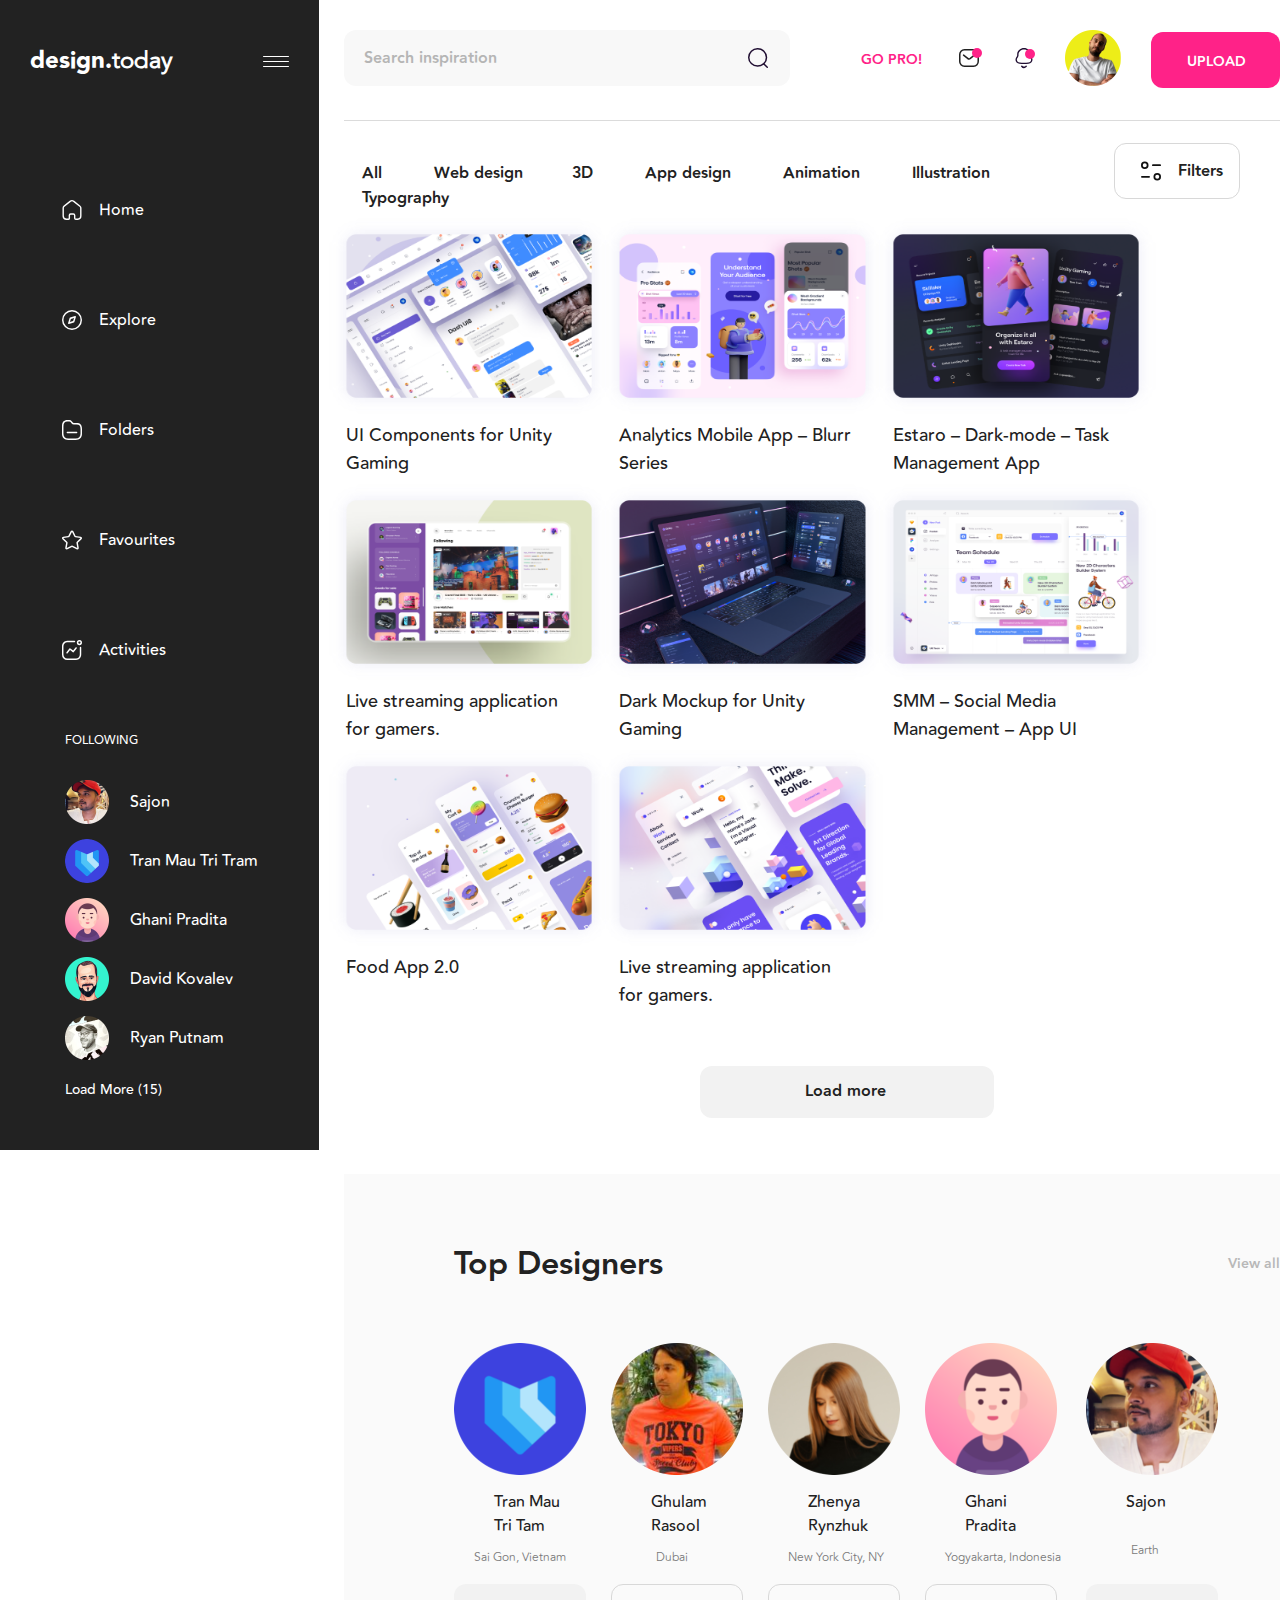
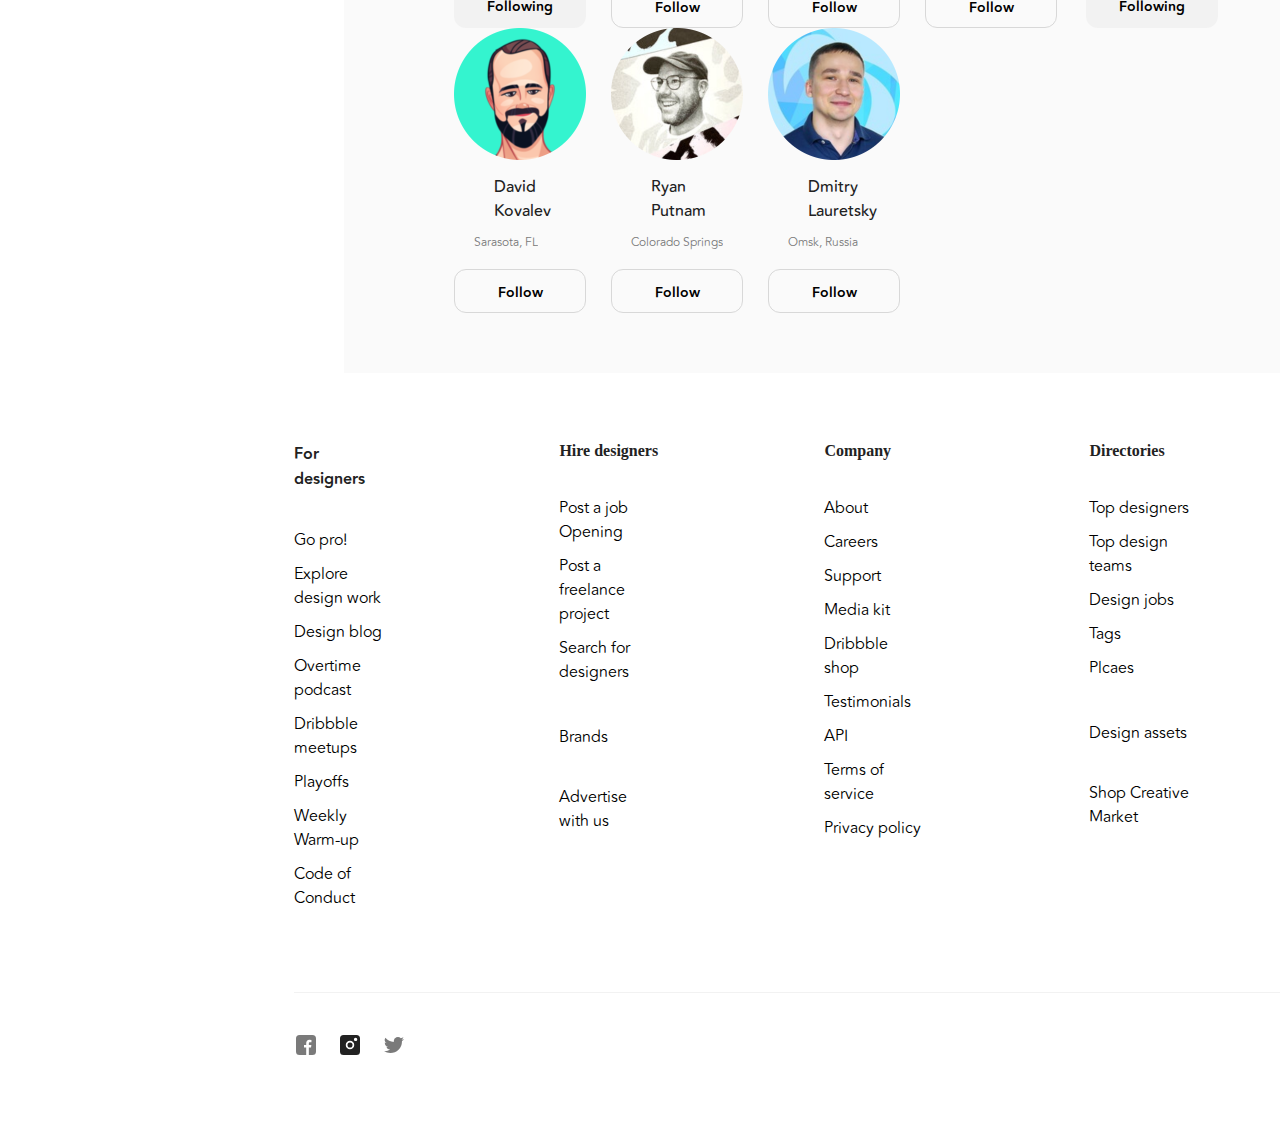
<file: index.html>
<!DOCTYPE html>
<html lang="en">
  <head>
    <meta charset="UTF-8" />
    <meta http-equiv="X-UA-Compatible" content="IE=edge" />
    <meta name="viewport" content="width=device-width, initial-scale=1.0" />
    <meta name="description" content="Modern designers with designs" />
    <meta
      name="keywords"
      content="HTML, CSS, Design, Designs, Designer, Designers, Modern designer"
    />
    <meta name="author" content="Saba Chokheli" />
    <meta
      property="og:url"
      content="https://sabachoxeli.github.io/shualeduri/"
    />
    <meta property="og:type" content="Modern designers" />
    <meta property="og:title" content="Modern Designers and their designs" />
    <meta
      property="og:description"
      content="This website will help you to find out today's modern designers and hire them for your project"
    />
    <meta
      property="og:image"
      content="imgs\graphic-design-colorful-geometrical-lettering_52683-34588.jpg"
    />

    <meta name="twitter:card" content="summary" />
    <meta name="twitter:site" content="@sabachoxeli" />
    <meta name="twitter:creator" content="@sabachoxeli" />
    <meta
      property="og:url"
      content="https://sabachoxeli.github.io/shualeduri/"
    />
    <meta property="og:title" content="Modern Designers" />
    <meta
      property="og:description"
      content="This website will help you to find out today's modern designers and hire them for your project"
    />
    <meta
      property="og:image"
      content="imgs\graphic-design-colorful-geometrical-lettering_52683-34588.jpg"
    />
    <title>Shualeduri</title>
    <link rel="stylesheet" href="css/style.css" />
  </head>
  <body>
    <div class="aside-main d-flex">
      <div class="aside container">
        <div class="aside-header d-flex">
          <div class="design-h2 d-flex">
            <h2 style="font-family: avenir-black">design.</h2>
            <h2 style="font-family: avenir-book">today</h2>
          </div>
          <img
            src="imgs/sidebar/sidebar logo.svg"
            alt="navigation logo"
            class="nav-logo"
          />
        </div>
        <div class="aside-navbar d-flex">
          <a href="#" class="home aside-item">
            <img
              src="imgs/sidebar/navbar home.svg"
              alt="home logo"
              class="aside-navbar-logo"
            />
            <span>Home</span>
          </a>
          <a href="#" class="explore aside-item">
            <img
              src="imgs/sidebar/navbar explore.svg"
              alt="compass logo"
              class="aside-navbar-logo"
            />
            <span>Explore</span>
          </a>
          <a href="#" class="folders aside-item">
            <img
              src="imgs/sidebar/navbar folder.svg"
              alt="folder logo"
              class="aside-navbar-logo"
            />
            <span>Folders</span>
          </a>
          <a href="#" class="favourites aside-item">
            <img src="imgs/sidebar/navbar favourites.svg" alt=favourites logo"
            class="aside-navbar-logo">
            <span>Favourites</span>
          </a>
          <a href="#" class="activities aside-item">
            <img
              src="imgs/sidebar/navbar activities.svg"
              alt="activities logo"
              class="aside-navbar-logo"
            />
            <span>Activities</span>
          </a>
        </div>
        <div class="aside-lower">
          <span class="following">FOLLOWING</span>
          <a href="#" class="d-flex first-pic following-list">
            <img
              src="imgs/sidebar/aside 1st pic.png"
              alt="following picture"
              class="aside-profile"
            />
            <span>Sajon</span>
          </a>
          <a href="#" class="d-flex following-list">
            <img
              src="imgs/sidebar/aside 2nd pic.png"
              alt="following picture"
              class="aside-profile"
            />
            <span>Tran Mau Tri Tram</span>
          </a>
          <a href="#" class="d-flex following-list">
            <img
              src="imgs/sidebar/aside 3rd pic.png"
              alt="following picture"
              class="aside-profile"
            />
            <span>Ghani Pradita</span>
          </a>
          <a href="#" class="d-flex following-list">
            <img
              src="imgs/sidebar/aside 4th pic.png"
              alt="following picture"
              class="aside-profile"
            />
            <span>David Kovalev</span>
          </a>
          <a href="#" class="d-flex following-list last-pic">
            <img
              src="imgs/sidebar/aside 5th pic.png"
              alt="following picture"
              class="aside-profile"
            />
            <span>Ryan Putnam</span>
          </a>
          <span class="load-more">Load More (15)</span>
        </div>
      </div>
      <div class="main container">
        <header class="d-flex">
          <div class="searchbar d-flex">
            <input
              type="text"
              placeholder="Search inspiration"
              class="search-input"
            />
            <img
              src="imgs/header/search icon.svg"
              alt="search icon"
              class="search-icon"
            />
          </div>
          <div class="right-header d-flex">
            <a href="#" class="go-pro">
              <span>GO PRO!</span>
            </a>
            <a href="#">
              <img
                src="imgs/header/header mail logo.svg"
                alt="messages logo"
                class="mail-logo"
              />
            </a>
            <div class="left-circle"></div>
            <a href="#">
              <img
                src="imgs/header/header bell logo.svg"
                alt="notification logo"
                class="bell-logo"
              />
            </a>
            <div class="right-circle"></div>
            <a href="profile.html">
              <img
                src="imgs/header/header profile.png"
                alt="profile picture"
                class="profile-pic"
              />
            </a>
            <a href="#" class="upload d-flex"> UPLOAD </a>
          </div>
        </header>
        <div class="bottom-border"></div>
        <div class="mid-section">
          <nav class="d-flex">
            <div class="left-nav">
              <a href="#" class="nav-item all">All</a>
              <a href="#" class="nav-item web-design">Web design</a>
              <a href="#" class="nav-item three-d">3D</a>
              <a href="#" class="nav-item app-design">App design</a>
              <a href="#" class="nav-item animation">Animation</a>
              <a href="#" class="nav-item illustration">Illustration</a>
              <a href="#" class="nav-item typography">Typography</a>
            </div>
            <a href="#" class="right-nav d-flex">
              <img src="imgs/section/filters logo.svg" alt="filter logo" />
              <span>Filters</span>
            </a>
          </nav>
          <div class="photo-section d-flex">
            <a href="#" class="photo-section-item">
              <img
                src="imgs/section/section 1st photo.png"
                alt="1st photo"
                class="photo-section-img"
              />
              <span>UI Components for Unity Gaming</span>
            </a>
            <a href="#" class="photo-section-item">
              <img
                src="imgs/section/section 2nd photo.png"
                alt="2nd photo"
                class="photo-section-img"
              />
              <span>Analytics Mobile App – Blurr Series</span>
            </a>
            <a href="#" class="photo-section-item">
              <img
                src="imgs/section/section 3rd photo.png"
                alt="3rd photo"
                class="photo-section-img"
              />
              <span>Estaro – Dark-mode – Task Management App</span>
            </a>
            <a href="#" class="photo-section-item">
              <img
                src="imgs/section/section 4th photo.png"
                alt="4th photo"
                class="photo-section-img"
              />
              <span class="live-streaming"
                >Live streaming application for gamers.</span
              >
            </a>
            <a href="#" class="photo-section-item">
              <img
                src="imgs/section/section 5th photo.png"
                alt="5th photo"
                class="photo-section-img"
              />
              <span>Dark Mockup for Unity Gaming</span>
            </a>
            <a href="#" class="photo-section-item">
              <img
                src="imgs/section/section 6th photo.png"
                alt="6th photo"
                class="photo-section-img"
              />
              <span>SMM – Social Media Management – App UI</span>
            </a>
            <a href="#" class="photo-section-item">
              <img
                src="imgs/section/section 7th photo.png"
                alt="7th photo"
                class="photo-section-img"
              />
              <span>Food App 2.0</span>
            </a>
            <a href="#" class="photo-section-item">
              <img
                src="imgs/section/section 8th photo.png"
                alt="8th photo"
                class="photo-section-img"
              />
              <span class="live-streaming"
                >Live streaming application for gamers.</span
              >
            </a>
          </div>
          <div class="margin-load-more">
            <a href="#" class="section-load-more">
              <span>Load more</span>
            </a>
          </div>
        </div>
        <div class="lower-section lower-container">
          <div class="lower-section-head d-flex">
            <h4 style="font-family: avenir-heavy">Top Designers</h4>
            <div class="view-all">
              <a href="#">
                <span style="font-family: avenir-heavy">View all</span>
              </a>
            </div>
          </div>
          <div class="lower-section-body">
            <div class="d-flex designers-profiles">
              <div class="d-flex-column">
                <img
                  src="imgs/section/traun mau tri tam.png"
                  alt="profile pic"
                  class="designers-profile"
                />
                <span class="first-span tran-mau">Tran Mau Tri Tam</span>
                <span class="second-span">Sai Gon, Vietnam</span>
                <div class="following-button">
                  <button>Following</button>
                </div>
              </div>
              <div class="d-flex-column">
                <img
                  src="imgs/section/ghulam rasool.png"
                  alt="profile pic"
                  class="designers-profile"
                />
                <span class="first-span">Ghulam Rasool</span>
                <span class="second-span ghulam-dubai">Dubai</span>
                <div class="follow-button">
                  <button>Follow</button>
                </div>
              </div>
              <div class="d-flex-column">
                <img
                  src="imgs/section/zhenya rynzhuk.png"
                  alt="profile pic"
                  class="designers-profile"
                />
                <span class="first-span">Zhenya Rynzhuk</span>
                <span class="second-span">New York City, NY</span>
                <div class="follow-button">
                  <button>Follow</button>
                </div>
              </div>
              <div class="d-flex-column">
                <img
                  src="imgs/section/ghani pradita.png"
                  alt="profile pic"
                  class="designers-profile"
                />
                <span class="first-span">Ghani Pradita</span>
                <span class="second-span">Yogyakarta, Indonesia</span>
                <div class="follow-button">
                  <button>Follow</button>
                </div>
              </div>
              <div class="d-flex-column">
                <img
                  src="imgs/section/sajoon.png"
                  alt="profilce pic"
                  class="designers-profile"
                />
                <span class="first-span">Sajon</span>
                <span class="second-span sajon-earth">Earth</span>
                <div class="following-button">
                  <button>Following</button>
                </div>
              </div>
              <div class="d-flex-column">
                <img
                  src="imgs/section/david kovalev.png"
                  alt="profile pic"
                  class="designers-profile"
                />
                <span class="first-span">David Kovalev</span>
                <span class="second-span">Sarasota, FL</span>
                <div class="follow-button">
                  <button>Follow</button>
                </div>
              </div>
              <div class="d-flex-column">
                <img
                  src="imgs/section/ryan putnam.png"
                  alt="profile pic"
                  class="designers-profile"
                />
                <span class="first-span">Ryan Putnam</span>
                <span class="second-span">Colorado Springs</span>
                <div class="follow-button">
                  <button>Follow</button>
                </div>
              </div>
              <div class="d-flex-column">
                <img
                  src="imgs/section/dmitry lauretsky.png"
                  alt="profile pic"
                  class="designers-profile"
                />
                <span class="first-span">Dmitry Lauretsky</span>
                <span class="second-span">Omsk, Russia</span>
                <div class="follow-button">
                  <button>Follow</button>
                </div>
              </div>
            </div>
          </div>
        </div>
      </div>
    </div>
    <footer class="footer-container">
      <div class="upper-footer d-flex">
        <div class="for-designers footer-list">
          <h6 style="font-family: avenir-heavy">For designers</h6>
          <p>Go pro!</p>
          <p>Explore design work</p>
          <p>Design blog</p>
          <p>Overtime podcast</p>
          <p>Dribbble meetups</p>
          <p>Playoffs</p>
          <p>Weekly Warm-up</p>
          <p>Code of Conduct</p>
        </div>
        <div class="hire-designers footer-list">
          <h6>Hire designers</h6>
          <p>Post a job Opening</p>
          <p>Post a freelance project</p>
          <p class="search-designers">Search for designers</p>
          <p class="footer-brands">Brands</p>
          <p>Advertise with us</p>
        </div>
        <div class="company footer-list">
          <h6>Company</h6>
          <p>About</p>
          <p>Careers</p>
          <p>Support</p>
          <p>Media kit</p>
          <p>Dribbble shop</p>
          <p>Testimonials</p>
          <p>API</p>
          <p>Terms of service</p>
          <p>Privacy policy</p>
        </div>
        <div class="directories footer-list">
          <h6>Directories</h6>
          <p>Top designers</p>
          <p>Top design teams</p>
          <p>Design jobs</p>
          <p>Tags</p>
          <p class="footer-places">Plcaes</p>
          <p class="footer-desing-assets">Design assets</p>
          <p>Shop Creative Market</p>
        </div>
      </div>
      <div class="footer-border"></div>
      <div class="lower-footer d-flex container">
        <div class="social-logos d-flex">
          <img
            src="imgs/footer/footer facebook logo.svg"
            alt="facebook logo"
            class="social-logo"
          />
          <img
            src="imgs/footer/footer instagram logo.svg"
            alt="instagram logo"
            class="social-logo"
          />
          <img
            src="imgs/footer/footer twitter logo.svg"
            alt="twitter logo"
            class="social-logo"
          />
        </div>
        <div class="for-smart d-flex">
          <span style="font-family: avenir-book">For</span>
          <p style="font-family: avenir-black">Smartacademy</p>
        </div>
      </div>
    </footer>
  </body>
</html>
</file>
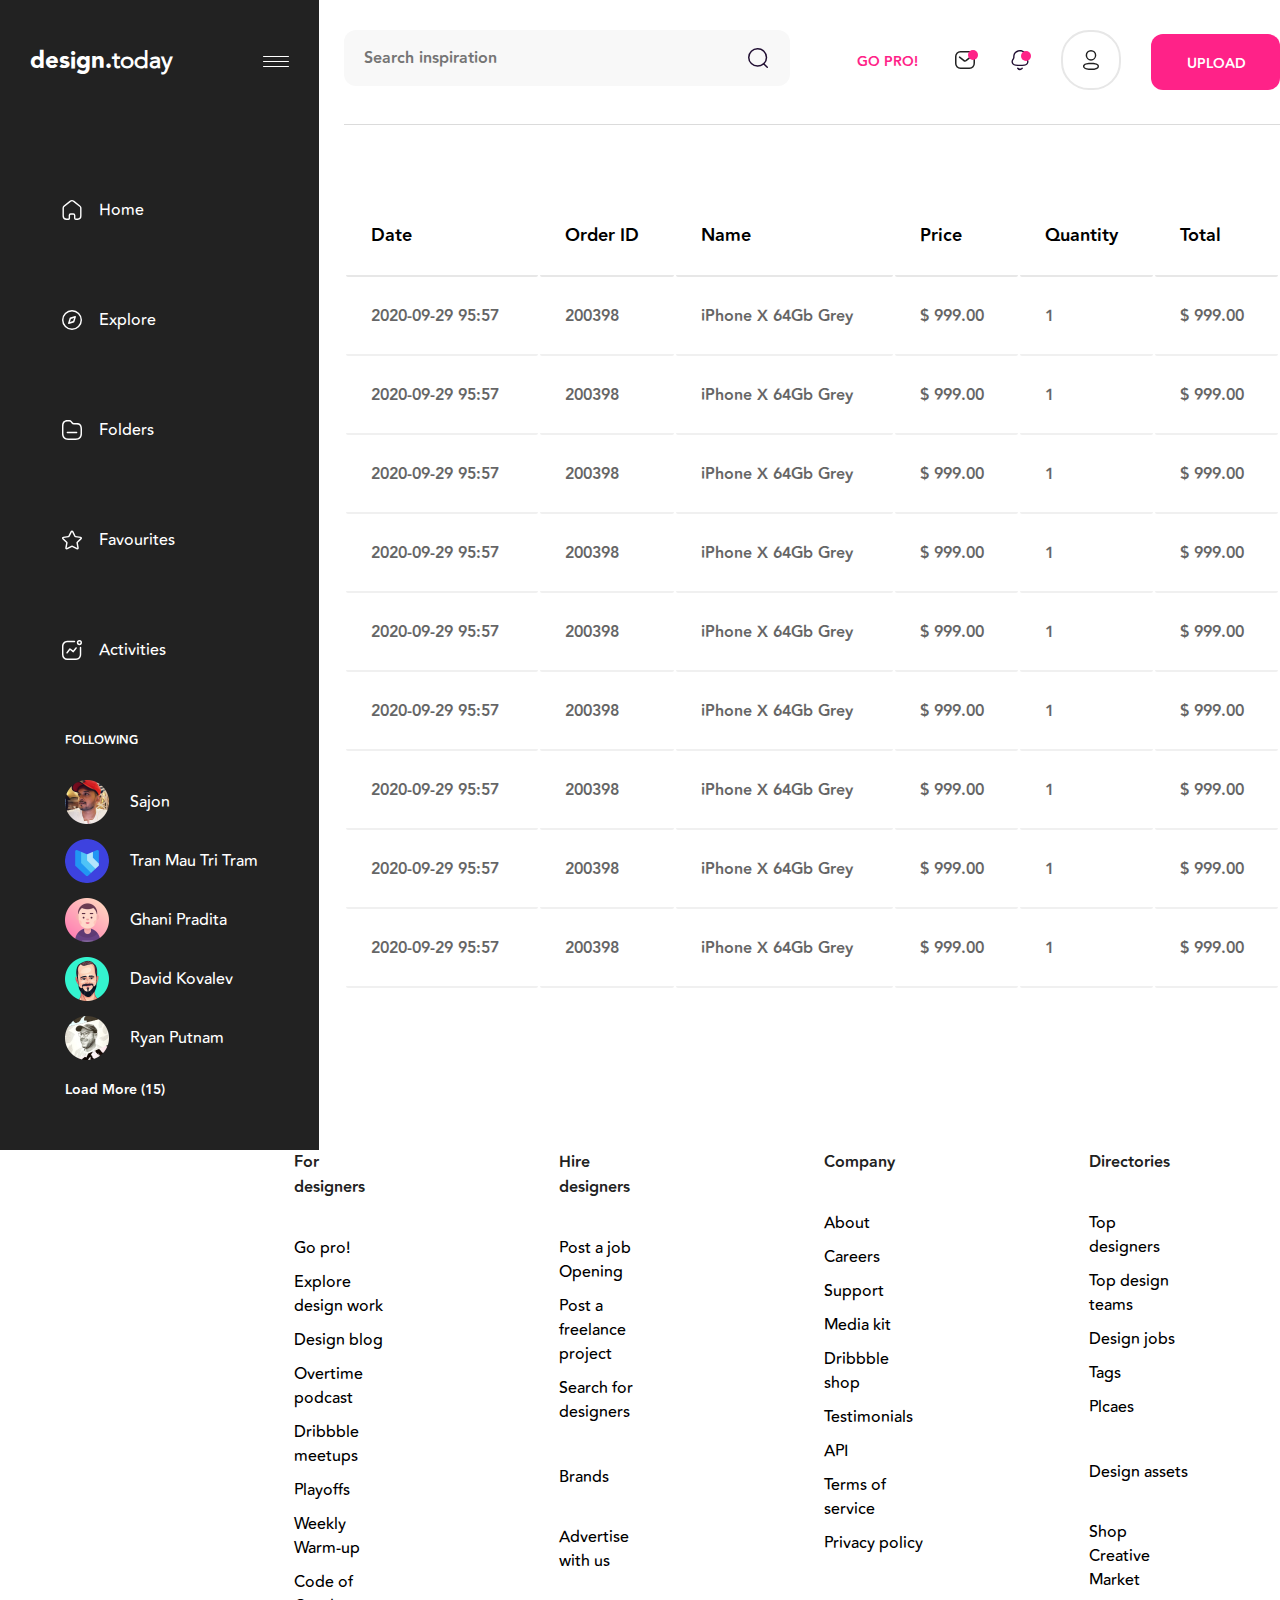
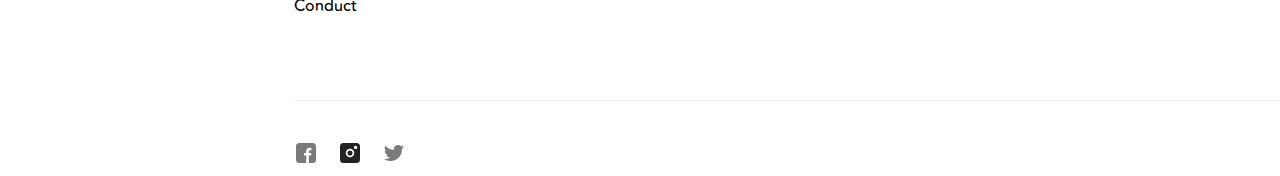
<file: profile.html>
<!DOCTYPE html>
<html lang="en">
  <head>
    <meta charset="UTF-8" />
    <meta http-equiv="X-UA-Compatible" content="IE=edge" />
    <meta name="viewport" content="width=device-width, initial-scale=1.0" />
    <title>Shualeduri</title>
    <link rel="stylesheet" href="css/profile.css" />
  </head>
  <body>
    <div class="aside-main d-flex">
      <div class="aside container">
        <div class="aside-header d-flex">
          <div class="design-h2 d-flex">
            <h2 style="font-family: avenir-black">design.</h2>
            <h2 style="font-family: avenir-book">today</h2>
          </div>
          <img
            src="imgs/sidebar/sidebar logo.svg"
            alt="navigation logo"
            class="nav-logo"
          />
        </div>
        <div class="aside-navbar d-flex">
          <a href="#" class="home aside-item">
            <img
              src="imgs/sidebar/navbar home.svg"
              alt="home logo"
              class="aside-navbar-logo"
            />
            <span>Home</span>
          </a>
          <a href="#" class="explore aside-item">
            <img
              src="imgs/sidebar/navbar explore.svg"
              alt="compass logo"
              class="aside-navbar-logo"
            />
            <span>Explore</span>
          </a>
          <a href="#" class="folders aside-item">
            <img
              src="imgs/sidebar/navbar folder.svg"
              alt="folder logo"
              class="aside-navbar-logo"
            />
            <span>Folders</span>
          </a>
          <a href="#" class="favourites aside-item">
            <img src="imgs/sidebar/navbar favourites.svg" alt=favourites logo"
            class="aside-navbar-logo">
            <span>Favourites</span>
          </a>
          <a href="#" class="activities aside-item">
            <img
              src="imgs/sidebar/navbar activities.svg"
              alt="activities logo"
              class="aside-navbar-logo"
            />
            <span>Activities</span>
          </a>
        </div>
        <div class="aside-lower">
          <span class="following" style="font-family: avenir-heavy"
            >FOLLOWING</span
          >
          <a href="#" class="d-flex first-pic following-list">
            <img
              src="imgs/sidebar/aside 1st pic.png"
              alt="following picture"
              class="aside-profile"
            />
            <span>Sajon</span>
          </a>
          <a href="#" class="d-flex following-list">
            <img
              src="imgs/sidebar/aside 2nd pic.png"
              alt="following picture"
              class="aside-profile"
            />
            <span>Tran Mau Tri Tram</span>
          </a>
          <a href="#" class="d-flex following-list">
            <img
              src="imgs/sidebar/aside 3rd pic.png"
              alt="following picture"
              class="aside-profile"
            />
            <span>Ghani Pradita</span>
          </a>
          <a href="#" class="d-flex following-list">
            <img
              src="imgs/sidebar/aside 4th pic.png"
              alt="following picture"
              class="aside-profile"
            />
            <span>David Kovalev</span>
          </a>
          <a href="#" class="d-flex following-list last-pic">
            <img
              src="imgs/sidebar/aside 5th pic.png"
              alt="following picture"
              class="aside-profile"
            />
            <span>Ryan Putnam</span>
          </a>
          <span class="load-more" style="font-family: avenir-heavy"
            >Load More (15)</span
          >
        </div>
      </div>
      <div class="main container">
        <header class="d-flex">
          <div class="searchbar d-flex">
            <input
              type="text"
              placeholder="Search inspiration"
              class="search-input"
              style="font-family: avenir-heavy"
            />
            <img
              src="imgs/header/search icon.svg"
              alt="search icon"
              class="search-icon"
            />
          </div>
          <div class="right-header d-flex">
            <a href="#" class="go-pro">
              <span style="font-family: avenir-heavy">GO PRO!</span>
            </a>
            <a href="#">
              <img
                src="imgs/header/header mail logo.svg"
                alt="messages logo"
                class="mail-logo"
              />
            </a>
            <div class="left-circle"></div>
            <a href="#">
              <img
                src="imgs/header/header bell logo.svg"
                alt="notification logo"
                class="bell-logo"
              />
            </a>
            <div class="right-circle"></div>
            <a href="index.html">
              <img
                src="imgs/header/second page profile.svg"
                alt="profile picture"
                class="profile-pic"
              />
            </a>
            <a href="#" class="upload d-flex" style="font-family: avenir-heavy">
              UPLOAD
            </a>
          </div>
        </header>
        <div class="bottom-border"></div>
        <div class="container table">
          <table>
            <tr>
              <th>Date</th>
              <th>Order ID</th>
              <th>Name</th>
              <th>Price</th>
              <th>Quantity</th>
              <th>Total</th>
            </tr>
            <tr>
              <td>2020-09-29 95:57</td>
              <td>200398</td>
              <td>iPhone X 64Gb Grey</td>
              <td>$ 999.00</td>
              <td>1</td>
              <td>$ 999.00</td>
            </tr>
            <tr>
              <td>2020-09-29 95:57</td>
              <td>200398</td>
              <td>iPhone X 64Gb Grey</td>
              <td>$ 999.00</td>
              <td>1</td>
              <td>$ 999.00</td>
            </tr>
            <tr>
              <td>2020-09-29 95:57</td>
              <td>200398</td>
              <td>iPhone X 64Gb Grey</td>
              <td>$ 999.00</td>
              <td>1</td>
              <td>$ 999.00</td>
            </tr>
            <tr>
              <td>2020-09-29 95:57</td>
              <td>200398</td>
              <td>iPhone X 64Gb Grey</td>
              <td>$ 999.00</td>
              <td>1</td>
              <td>$ 999.00</td>
            </tr>
            <tr>
              <td>2020-09-29 95:57</td>
              <td>200398</td>
              <td>iPhone X 64Gb Grey</td>
              <td>$ 999.00</td>
              <td>1</td>
              <td>$ 999.00</td>
            </tr>
            <tr>
              <td>2020-09-29 95:57</td>
              <td>200398</td>
              <td>iPhone X 64Gb Grey</td>
              <td>$ 999.00</td>
              <td>1</td>
              <td>$ 999.00</td>
            </tr>
            <tr>
              <td>2020-09-29 95:57</td>
              <td>200398</td>
              <td>iPhone X 64Gb Grey</td>
              <td>$ 999.00</td>
              <td>1</td>
              <td>$ 999.00</td>
            </tr>
            <tr>
              <td>2020-09-29 95:57</td>
              <td>200398</td>
              <td>iPhone X 64Gb Grey</td>
              <td>$ 999.00</td>
              <td>1</td>
              <td>$ 999.00</td>
            </tr>
            <tr>
              <td>2020-09-29 95:57</td>
              <td>200398</td>
              <td>iPhone X 64Gb Grey</td>
              <td>$ 999.00</td>
              <td>1</td>
              <td>$ 999.00</td>
            </tr>
          </table>
        </div>
      </div>
    </div>
    <footer class="footer-container">
      <div class="upper-footer d-flex">
        <div class="for-designers footer-list">
          <h6>For designers</h6>
          <p>Go pro!</p>
          <p>Explore design work</p>
          <p>Design blog</p>
          <p>Overtime podcast</p>
          <p>Dribbble meetups</p>
          <p>Playoffs</p>
          <p>Weekly Warm-up</p>
          <p>Code of Conduct</p>
        </div>
        <div class="hire-designers footer-list">
          <h6>Hire designers</h6>
          <p>Post a job Opening</p>
          <p>Post a freelance project</p>
          <p class="search-designers">Search for designers</p>
          <p class="footer-brands">Brands</p>
          <p>Advertise with us</p>
        </div>
        <div class="company footer-list">
          <h6>Company</h6>
          <p>About</p>
          <p>Careers</p>
          <p>Support</p>
          <p>Media kit</p>
          <p>Dribbble shop</p>
          <p>Testimonials</p>
          <p>API</p>
          <p>Terms of service</p>
          <p>Privacy policy</p>
        </div>
        <div class="directories footer-list">
          <h6>Directories</h6>
          <p>Top designers</p>
          <p>Top design teams</p>
          <p>Design jobs</p>
          <p>Tags</p>
          <p class="footer-places">Plcaes</p>
          <p class="footer-desing-assets">Design assets</p>
          <p>Shop Creative Market</p>
        </div>
      </div>
      <div class="footer-border"></div>
      <div class="lower-footer d-flex container">
        <div class="social-logos d-flex">
          <img
            src="imgs/footer/footer facebook logo.svg"
            alt="facebook logo"
            class="social-logo"
          />
          <img
            src="imgs/footer/footer instagram logo.svg"
            alt="instagram logo"
            class="social-logo"
          />
          <img
            src="imgs/footer/footer twitter logo.svg"
            alt="twitter logo"
            class="social-logo"
          />
        </div>
        <div class="for-smart d-flex">
          <span style="font-family: avenir-book">For</span>
          <p style="font-family: avenir-black">Smartacademy</p>
        </div>
      </div>
    </footer>
  </body>
</html>
</file>
<file: css/style.css>
@font-face {
  src: url(../fonts/Avenir\ Black.ttf);
  font-family: avenir-black;
}
@font-face {
  src: url(../fonts/Avenir\ Book.ttf);
  font-family: avenir-book;
}
@font-face {
  src: url(../fonts/Avenir\ Heavy.ttf);
  font-family: avenir-heavy;
}
@font-face {
  font-family: avenir-medium;
  src: url(../fonts/Avenir\ Medium.ttf);
}

* {
  margin: 0;
  padding: 0;
  box-sizing: border-box;
  font-size: 100%;
}

a {
  text-decoration: none;
}

ul,
ol {
  list-style: none;
}

.container {
  max-width: 1400px;
  width: 100%;
  margin: 0 auto;
}

.lower-container {
  max-width: 1505px;
  width: 100%;
  margin: 0 auto;
}

.d-flex {
  display: flex;
}

.d-flex-column {
  display: flex;
  flex-direction: column;
}

.aside {
  max-width: 319px;
  width: 100%;
  height: 1150px;
  background-color: #222222;
}

.design-h2 {
  color: #ffffff;
  font-size: 24px;
}

.aside-header {
  align-items: center;
  margin-top: 42px;
  margin-left: 30px;
  justify-content: space-between;
  margin-right: 30px;
}

.design-today {
  max-width: 146px;
  width: 100%;
}

.aside-navbar {
  display: flex;
  flex-direction: column;
  margin-left: 30px;
  margin-right: 30px;
  margin-top: 100px;
}

.aside-navbar span {
  font-family: avenir-medium;
}

.aside-item {
  max-width: 259px;
  width: 100%;
  height: 60px;
  background-color: transparent;
  border-radius: 12px;
  margin-bottom: 50px;
  display: flex;
  align-items: center;
  padding-left: 30px;
  padding-top: 18px;
  padding-bottom: 18px;
}

.aside-item:hover {
  background-color: #ff2288;
}

.aside-navbar-logo {
  margin-right: 15px;
}

.aside-lower {
  margin-left: 65px;
  margin-bottom: 100px;
}

.aside-lower span {
  font-family: avenir-medium;
}

.aside-navbar span {
  color: #ffffff;
  font-size: 16px;
}

.first-pic {
  margin-top: 30px;
}

.aside-profile {
  width: 44px;
  height: 44px;
  margin-bottom: 15px;
}

.following-list span {
  margin-top: 10px;
  margin-left: 21px;
}

.aside-lower span {
  color: #ffffff;
}

.following {
  width: 66px;
  height: 16px;
  font-size: 12px;
  font-family: avenir-heavy;
}

.following-people {
  align-items: center;
}

.aside-lower div span {
  font-size: 16px;
}

.last-pic {
  margin-bottom: 4px;
}

.load-more {
  font-size: 14px;
  width: 94px;
  height: 19px;
  font-family: avenir-heavy;
}

.main {
  margin-left: 25px;
}

header {
  justify-content: space-between;
}

.searchbar {
  max-width: 446px;
  width: 100%;
  height: 56px;
  background-color: #f8f8f8;
  border-radius: 12px;
  margin-top: 30px;
  align-items: center;
  justify-content: space-between;
}

.search-input {
  background-color: #f8f8f8;
  border: transparent;
  padding-left: 20px;
  resize: none;
  outline: none;
  font-family: avenir-heavy;
  opacity: 50%;
}

.search-icon {
  padding-right: 20px;
}

.right-header {
  align-items: center;
  margin-top: 30px;
}

.go-pro span {
  color: #ff2288;
  font-size: 14px;
  width: 56px;
  font-family: avenir-heavy;
}

.mail-logo {
  margin-left: 35px;
}

.left-circle {
  width: 10px;
  height: 10px;
  background-color: #ff2288;
  border-radius: 50%;
  margin-left: -9px;
  margin-top: -14px;
}

.bell-logo {
  margin-left: 30px;
}

.right-circle {
  width: 10px;
  height: 10px;
  background-color: #ff2288;
  border-radius: 50%;
  margin-left: -11px;
  margin-top: -13px;
}

.profile-pic {
  margin-left: 30px;
  width: 56px;
  height: 56px;
}

.upload {
  margin-left: 30px;
  background-color: #ff2288;
  font-size: 14px;
  width: 129px;
  height: 56px;
  padding-left: 36px;
  padding-top: 19px;
  padding-right: 40px;
  padding-bottom: 20px;
  color: #ffffff;
  border-radius: 12px;
  font-family: avenir-heavy;
}

@media (max-width: 1024px) {
  .aside {
    display: none;
  }
  .main {
    margin: 0 auto;
  }
  .lower-section {
    display: none;
  }
  footer .upper-footer {
    margin-left: 0px;
  }
  footer .lower-footer {
    margin-left: 0px;
  }
  footer .footer-border {
    margin-left: 0px;
  }
  .mid-section nav .left-nav {
    display: none;
  }
  .mid-section nav {
    flex-direction: row-reverse;
  }
}

@media (max-width: 768px) {
  .photo-section {
    margin-left: 35%;
  }
  .directories {
    display: none;
  }
  .go-pro {
    display: none;
  }
}

@media (max-width: 480px) {
  nav .left-nav {
    display: none;
  }
  .searchbar {
    display: none;
  }
  header {
    flex-direction: row-reverse;
  }
  footer .for-designers {
    display: none;
  }
}

.mid-section {
  max-width: 1175px;
  width: 100%;
  margin: 40px auto;
}

.mid-section nav {
  width: 100%;
}

.left-nav a {
  font-family: avenir-heavy;
  font-size: 16px;
}

.nav-item {
  color: #222222;
  font-size: 16px;
  margin-right: 10px;
  padding-left: 18px;
  padding-top: 16px;
  padding-right: 20px;
  padding-bottom: 19px;
}

.all {
  width: 56px;
  height: 50px;
  background-color: #f2f2f2;
  padding-left: 18px;
  padding-top: 15px;
  padding-right: 20px;
  padding-bottom: 19px;
  background: transparent;
}

.web-design {
  width: 115px;
  height: 50px;
  background-color: #f2f2f2;
  padding-left: 18px;
  padding-top: 15px;
  padding-right: 20px;
  padding-bottom: 19px;
  background: transparent;
}

.three-d {
  width: 45px;
  height: 45px;
  background-color: #f2f2f2;
  padding-left: 15px;
  padding-top: 15px;
  padding-right: 20px;
  padding-bottom: 19px;
  background: transparent;
}

.app-design {
  width: 115px;
  height: 50px;
  background-color: #f2f2f2;
  padding-left: 18px;
  padding-top: 15px;
  padding-right: 20px;
  padding-bottom: 19px;
  background: transparent;
}

.animation {
  width: 100px;
  height: 50px;
  background-color: #f2f2f2;
  padding-left: 18px;
  padding-top: 15px;
  padding-right: 20px;
  padding-bottom: 19px;
  background: transparent;
}

.illustration {
  width: 105px;
  height: 50px;
  background-color: #f2f2f2;
  padding-left: 18px;
  padding-top: 15px;
  padding-right: 20px;
  padding-bottom: 19px;
  background: transparent;
}

.typography {
  width: 110px;
  height: 50px;
  background-color: #f2f2f2;
  padding-left: 18px;
  padding-top: 15px;
  padding-right: 20px;
  padding-bottom: 19px;
  background: transparent;
}

.nav-item:hover {
  background: #f2f2f2;
  border-radius: 12px;
}

.bottom-border {
  border-bottom: 1px solid rgb(219, 219, 219);
  margin-top: 30px;
}

.mid-section nav {
  justify-content: space-between;
}

.right-nav {
  width: 132px;
  height: 56px;
  border: 1px solid #d8d8d8;
  border-radius: 12px;
  align-items: center;
  padding-left: 24px;
  margin-top: -18px;
  margin-right: 40px;
}

.right-nav img {
  width: 24px;
  height: 24px;
  margin-right: 15px;
}

.right-nav span {
  font-size: 16px;
  font-family: avenir-heavy;
  color: #222222;
}

.photo-section {
  flex-wrap: wrap;
}

.photo-section-item {
  margin-left: -23px;
  display: flex;
  flex-direction: column;
}

.photo-section-item span {
  font-size: 18px;
  margin-left: 25px;
  max-width: 249px;
  width: 100%;
  font-family: avenir-medium;
  color: #222222;
}

.photo-section-img {
  max-width: 304px;
  width: 100%;
  height: 210px;
  margin-right: 25px;
}

.photo-section .live-streaming {
  max-width: 220px;
  width: 100%;
}

.section-load-more {
  background-color: #f2f2f2;
  padding-left: 105px;
  padding-top: 16px;
  padding-right: 108px;
  padding-bottom: 19px;
  margin-left: 38%;
  border-radius: 12px;
}

.section-load-more span {
  color: #222222;
  font-size: 16px;
  font-family: avenir-heavy;
}

.margin-load-more {
  margin-top: 70px;
}

.lower-section {
  margin-top: 70px;
  background-color: #fafafa;
}

.lower-section-head {
  justify-content: space-between;
  align-items: center;
  max-width: 1300px;
  width: 100%;
}

.lower-section-head h4 {
  font-size: 32px;
  color: #222222;
  margin-left: 110px;
  margin-top: 65px;
}

.view-all {
  margin-top: 65px;
}

.view-all span {
  font-size: 14px;
  color: #222222;
  opacity: 30%;
}

.lower-section-body {
  margin-left: 85px;
  margin-top: 54px;
  padding-bottom: 60px;
}

.designers-profiles {
  flex-wrap: wrap;
}

.designers-profiles .first-span {
  font-family: avenir-medium;
}

.designers-profiles .second-span {
  font-family: avenir-book;
}

.designers-profile {
  max-width: 132px;
  width: 100%;
  height: 132px;
  margin-left: 25px;
}

.lower-section-body .first-span {
  color: #222222;
  font-size: 16px;
  width: 70px;
  margin-top: 15px;
  padding-left: 65px;
}

.lower-section-body div .tran-mau {
  max-width: 135px;
  width: 100%;
}

.lower-section-body div .sajon-earth {
  margin-top: 27px;
  padding-left: 70px;
  margin-bottom: 7px;
}

.lower-section-body div .ghulam-dubai {
  padding-left: 70px;
}

.lower-section-body .second-span {
  max-width: 170px;
  width: 100%;
  color: #222222;
  opacity: 60%;
  font-size: 12px;
  margin-top: 10px;
  padding-left: 45px;
}

.follow-button {
  max-width: 132px;
  width: 100%;
  height: 44px;
  padding-left: 43px;
  padding-top: 12px;
  padding-right: 47px;
  padding-bottom: 13px;
  border: 1px solid#D8D8D8;
  border-radius: 12px;
  margin-top: 17px;
  margin-left: 25px;
}

button {
  border: none;
  background: transparent;
  font-size: 14px;
  font-family: avenir-heavy;
}

.following-button {
  max-width: 132px;
  width: 100%;
  height: 44px;
  padding-left: 33px;
  padding-top: 12px;
  padding-right: 36px;
  padding-bottom: 13px;
  background-color: #f2f2f2;
  border-radius: 12px;
  margin-top: 17px;
  margin-left: 25px;
}

footer {
  margin-top: 69px;
}

.footer-container {
  max-width: 1400px;
  width: 100%;
  margin: 69px auto;
}

.upper-footer {
  margin-left: 23%;
  margin-bottom: 72px;
}

footer h6 {
  margin-bottom: 36px;
  width: 100px;
  color: #222222;
  font-size: 16px;
}

footer p {
  margin-bottom: 10px;
  max-width: 150px;
  width: 100%;
  font-family: avenir-book;
}

.footer-list {
  margin-right: 165px;
}

.search-designers {
  margin-bottom: 41px;
}

.footer-brands {
  margin-bottom: 36px;
}

.footer-places {
  margin-bottom: 41px;
}

.footer-desing-assets {
  margin-bottom: 36px;
}

.footer-border {
  border-bottom: 1px solid black;
  margin-left: 23%;
  max-width: 1231px;
  width: 100%;
  opacity: 5%;
}

.lower-footer {
  max-width: 1211px;
  width: 100%;
  justify-content: space-between;
  margin-left: 23%;
}

.social-logos {
  margin-top: 40px;
}

.social-logo {
  width: 24px;
  height: 24px;
  margin-right: 20px;
}

.for-smart {
  margin-top: 40px;
}

.for-smart span {
  font-size: 16px;
  color: #222222;
}

.for-smart p {
  color: #222222;
  font-size: 16px;
}
</file>
<file: css/profile.css>
@font-face {
  src: url(../fonts/Avenir\ Black.ttf);
  font-family: avenir-black;
}
@font-face {
  src: url(../fonts/Avenir\ Book.ttf);
  font-family: avenir-book;
}
@font-face {
  src: url(../fonts/Avenir\ Heavy.ttf);
  font-family: avenir-heavy;
}
@font-face {
  font-family: avenir-medium;
  src: url(../fonts/Avenir\ Medium.ttf);
}

* {
  margin: 0;
  padding: 0;
  box-sizing: border-box;
  font-size: 100%;
}

a {
  text-decoration: none;
}

ul,
ol {
  list-style: none;
}

.container {
  max-width: 1400px;
  width: 100%;
  margin: 0 auto;
}

.bottom-border {
  border-bottom: 1px solid rgb(219, 219, 219);
  margin-top: 30px;
}

.lower-container {
  max-width: 1505px;
  width: 100%;
  margin: 0 auto;
}

.d-flex {
  display: flex;
}

.d-flex-column {
  display: flex;
  flex-direction: column;
}

.aside {
  max-width: 319px;
  width: 100%;
  height: 1150px;
  background-color: #222222;
}

.design-h2 {
  color: #ffffff;
  font-size: 24px;
}

.aside-header {
  align-items: center;
  margin-top: 42px;
  margin-left: 30px;
  justify-content: space-between;
  margin-right: 30px;
}

.design-today {
  max-width: 146px;
  width: 100%;
}

.aside-navbar {
  display: flex;
  flex-direction: column;
  margin-left: 30px;
  margin-right: 30px;
  margin-top: 100px;
}

.aside-navbar span {
  font-family: avenir-medium;
}

.aside-item {
  max-width: 259px;
  width: 100%;
  height: 60px;
  background-color: transparent;
  border-radius: 12px;
  margin-bottom: 50px;
  display: flex;
  align-items: center;
  padding-left: 30px;
  padding-top: 18px;
  padding-bottom: 18px;
}

.aside-item:hover {
  background-color: #ff2288;
}

.aside-navbar-logo {
  margin-right: 15px;
}

.aside-lower {
  margin-left: 65px;
  margin-bottom: 100px;
}

.aside-navbar span {
  color: #ffffff;
  font-size: 16px;
}

.first-pic {
  margin-top: 30px;
}

.aside-profile {
  width: 44px;
  height: 44px;
  margin-bottom: 15px;
}

.following-list span {
  margin-top: 10px;
  margin-left: 21px;
  font-family: avenir-medium;
}

.aside-lower span {
  color: #ffffff;
}

.following {
  width: 66px;
  height: 16px;
  font-size: 12px;
}

.following-people {
  align-items: center;
}

.aside-lower div span {
  font-size: 16px;
}

.last-pic {
  margin-bottom: 4px;
}

.load-more {
  font-size: 14px;
  width: 94px;
  height: 19px;
}

.main {
  margin-left: 25px;
}

header {
  justify-content: space-between;
}

.searchbar {
  max-width: 446px;
  width: 100%;
  height: 56px;
  background-color: #f8f8f8;
  border-radius: 12px;
  margin-top: 30px;
  align-items: center;
  justify-content: space-between;
}

.search-input {
  background-color: #f8f8f8;
  border: transparent;
  padding-left: 20px;
  resize: none;
  outline: none;
}

.search-icon {
  padding-right: 20px;
}

.right-header {
  align-items: center;
  margin-top: 30px;
}

.go-pro span {
  color: #ff2288;
  font-size: 14px;
  width: 56px;
}

.mail-logo {
  margin-left: 35px;
}

.left-circle {
  width: 10px;
  height: 10px;
  background-color: #ff2288;
  border-radius: 50%;
  margin-left: -9px;
  margin-top: -14px;
}

.bell-logo {
  margin-left: 30px;
}

.right-circle {
  width: 10px;
  height: 10px;
  background-color: #ff2288;
  border-radius: 50%;
  margin-left: -11px;
  margin-top: -13px;
}

.profile-pic {
  margin-left: 30px;
  border: 2px solid #e7e7e7;
  padding: 16px 16px;
  background: transparent;
  border-radius: 28px;
}

.upload {
  margin-left: 30px;
  background-color: #ff2288;
  font-size: 14px;
  width: 129px;
  height: 56px;
  padding-left: 36px;
  padding-top: 19px;
  padding-right: 40px;
  padding-bottom: 20px;
  color: #ffffff;
  border-radius: 12px;
}

@media (max-width: 1024px) {
  .aside {
    display: none;
  }
  .main {
    margin: 0 auto;
  }
  footer .directories {
    display: none;
  }
  footer .upper-footer {
    margin-left: 0px;
  }
  footer .lower-footer {
    margin-left: 0px;
  }
  footer .footer-border {
    margin-left: 0px;
  }
}

@media (max-width: 768px) {
  .photo-section {
    margin-left: 35%;
  }
  .directories {
    display: none;
  }
  .go-pro {
    display: none;
  }
  footer .for-designers {
    display: none;
  }
}
@media (max-width: 480px) {
  .searchbar {
    display: none;
  }
  header {
    flex-direction: row-reverse;
  }
  footer .for-designers {
    display: none;
  }
}

.table {
  margin-top: 69px;
  max-width: 1230px;
  width: 100%;
}

table {
  /* border-collapse: collapse; */
  width: 100%;
}

tr {
  cursor: default;
}

th {
  font-size: 18px;
}

th,
td {
  padding: 25px;
  text-align: left;
  border-bottom: 2px solid #e7e7e7;
  border-radius: 2px;
  font-family: avenir-heavy;
}

td {
  opacity: 60%;
  font-size: 16px;
}

tr:hover {
  color: #ff2288;
}

tr:focus {
  background-color: #f2f2f2;
  border-radius: 12px;
}

footer {
  margin-top: 69px;
}

.footer-container {
  max-width: 1400px;
  width: 100%;
  margin: 0 auto;
}

.upper-footer {
  margin-left: 23%;
  margin-bottom: 72px;
}

footer h6 {
  margin-bottom: 36px;
  width: 100px;
  color: #222222;
  font-size: 16px;
}

footer p {
  margin-bottom: 10px;
  max-width: 150px;
  width: 100%;
}

.footer-list {
  margin-right: 165px;
}

.search-designers {
  margin-bottom: 41px;
}

.footer-brands {
  margin-bottom: 36px;
}

.footer-places {
  margin-bottom: 41px;
}

.footer-desing-assets {
  margin-bottom: 36px;
}

.footer-border {
  border-bottom: 1px solid black;
  margin-left: 23%;
  max-width: 1231px;
  width: 100%;
  opacity: 5%;
}

.lower-footer {
  max-width: 1211px;
  width: 100%;
  justify-content: space-between;
  margin-left: 23%;
}

.social-logos {
  margin-top: 40px;
}

.social-logo {
  width: 24px;
  height: 24px;
  margin-right: 20px;
}

.for-smart {
  margin-top: 40px;
}

.for-smart span {
  font-size: 16px;
  color: #222222;
}

.for-smart p {
  color: #222222;
  font-size: 16px;
}

footer h6 {
  font-family: avenir-heavy;
}

footer p {
  font-family: avenir-medium;
}
</file>
